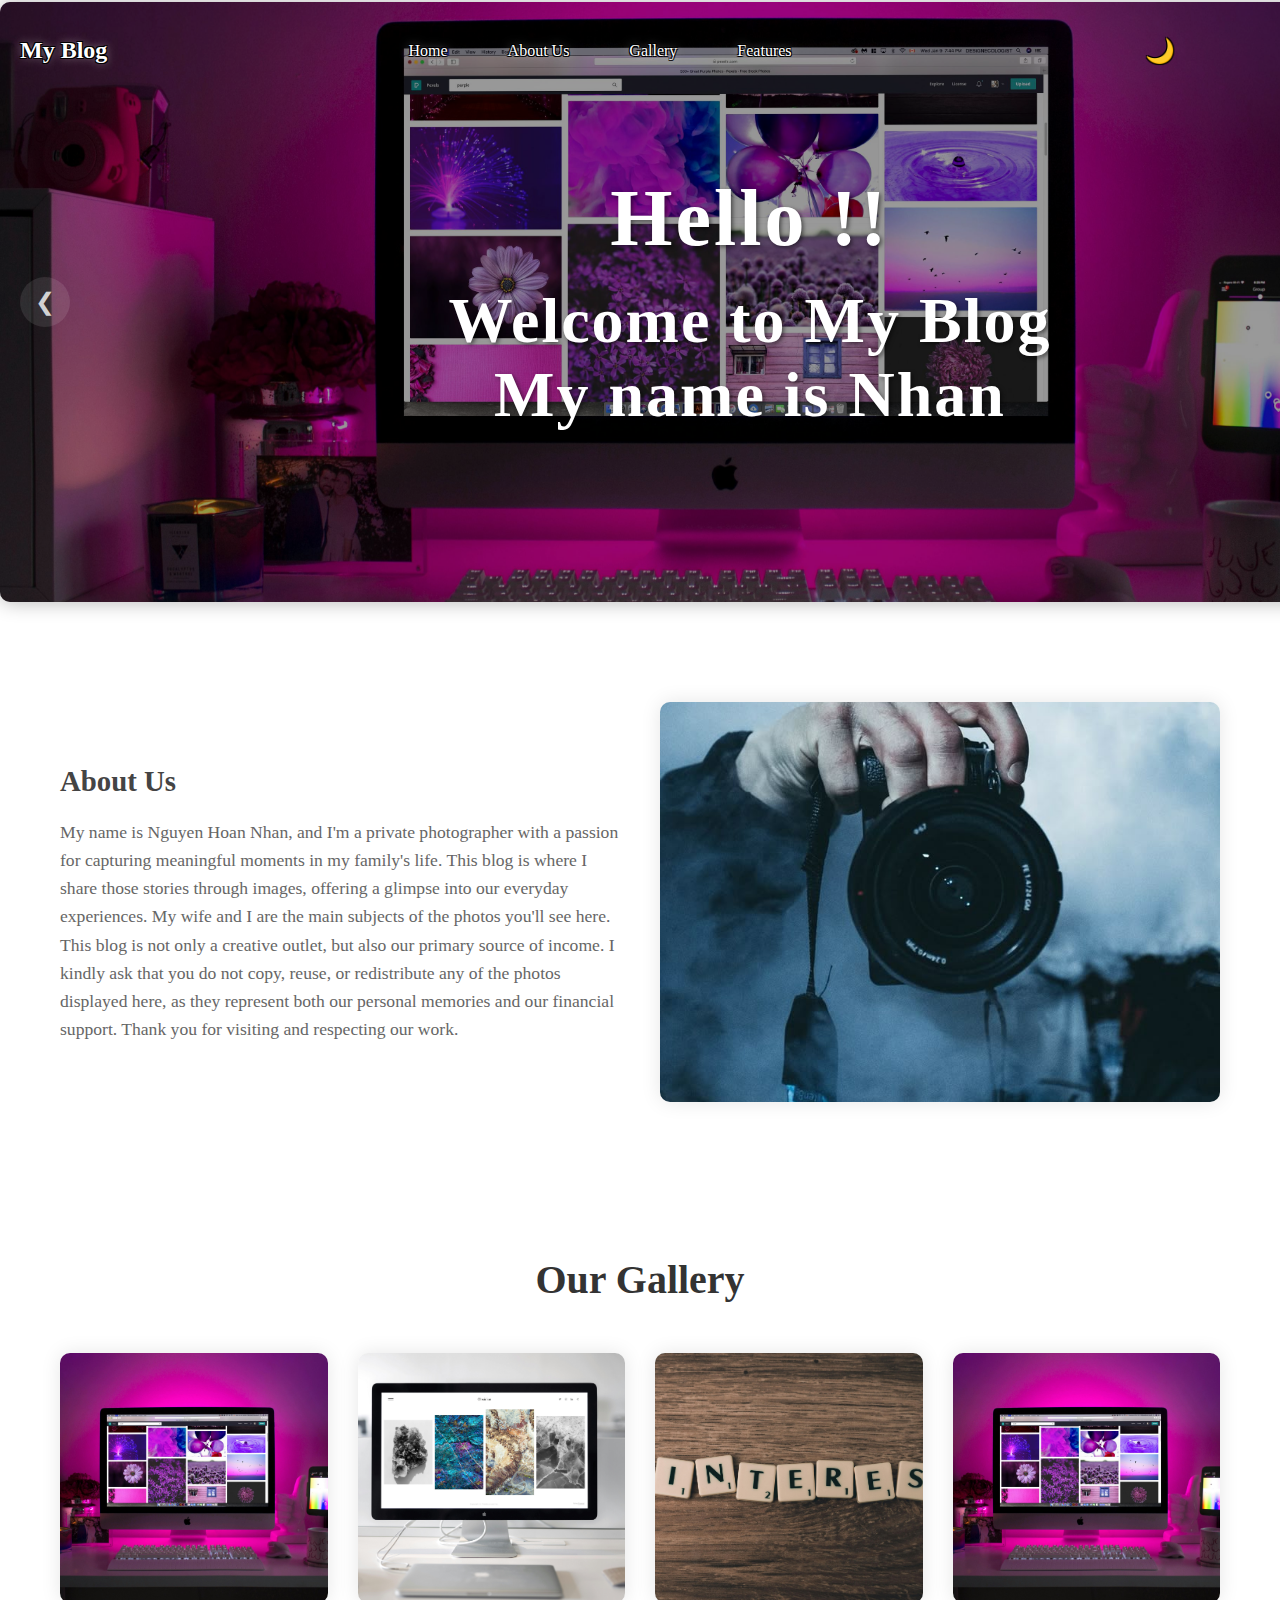
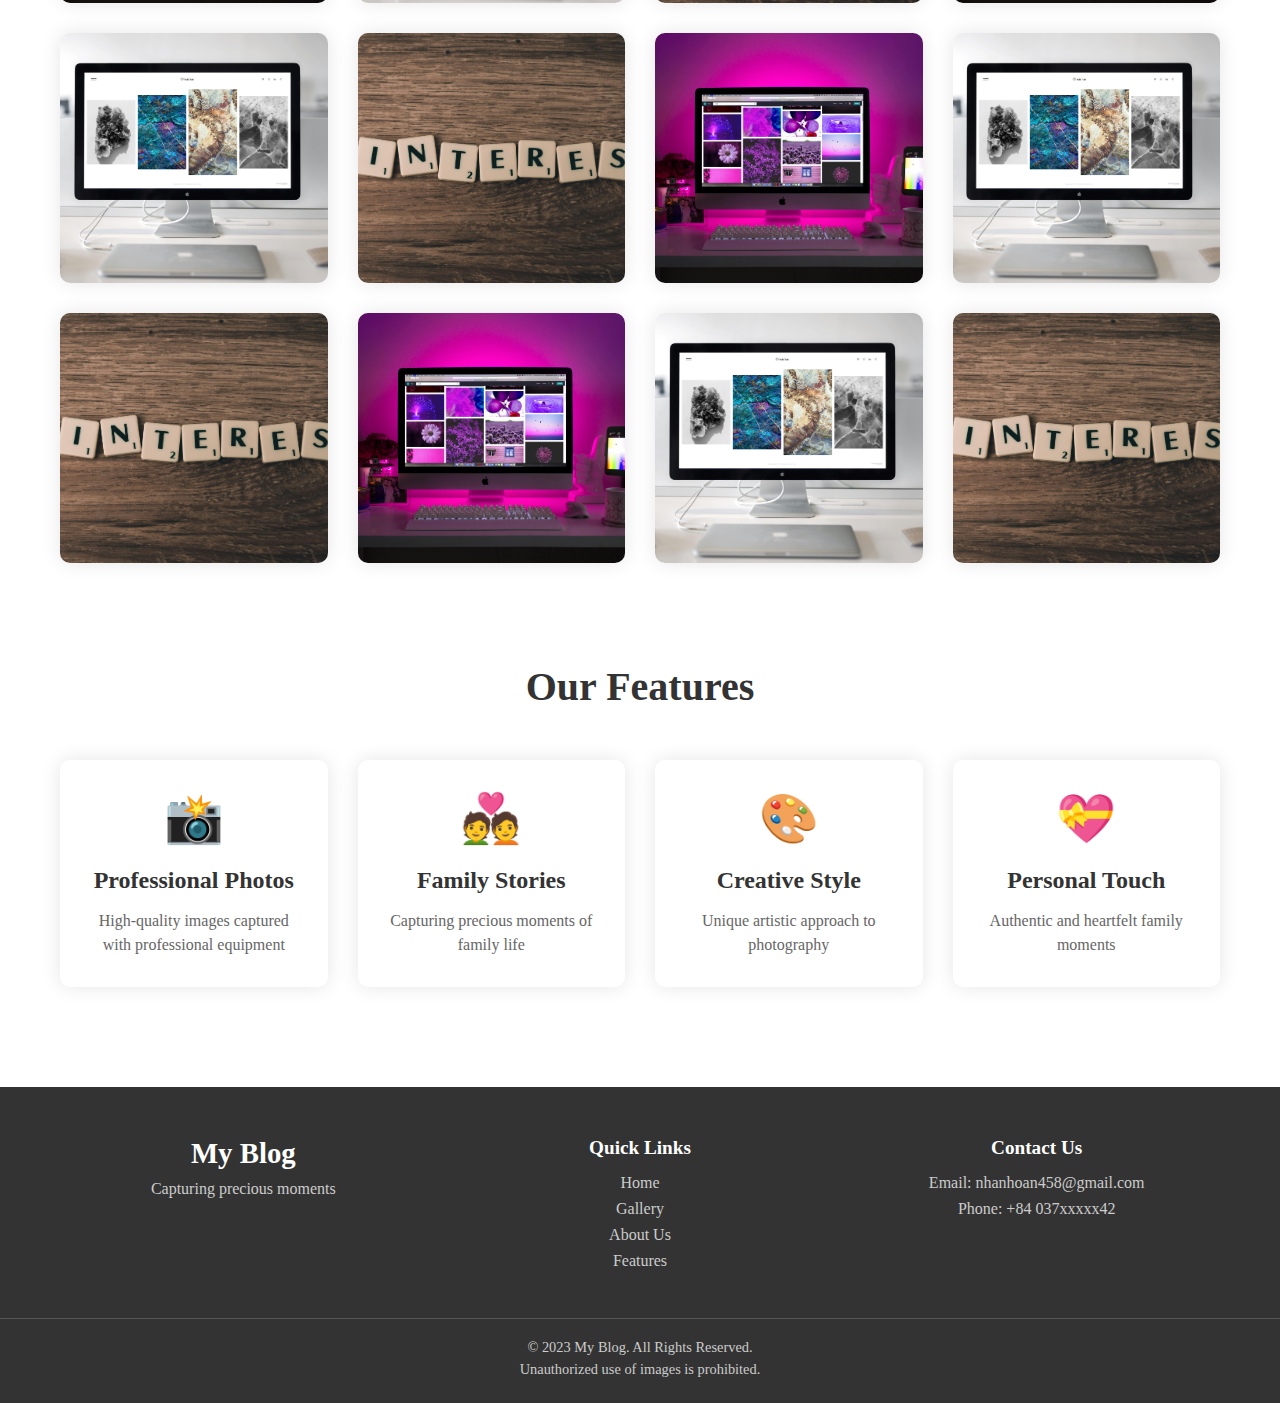
<file: index.html>
<!DOCTYPE html>
<html lang="en">
<head>
    <meta charset="UTF-8">
    <meta name="viewport" content="width=device-width, initial-scale=1.0">
    <title>My Blog</title>
    <link rel="stylesheet" href="style.css">
</head>
<body>
    <div class="carousel-container" id="carousel-container">
        <div class="nav-container">
            <div class="logo">
                <a href="#carousel-container">My Blog</a>
            </div>
            <ul class="nav-links">
                <li><a href="#carousel-container">Home</a></li>
                <li><a href="#content">About Us</a></li>
                <li><a href="#gallery-section">Gallery</a></li>
                <li><a href="#features-section">Features</a></li>
            </ul>
            <div class="theme-toggle">
                <button id="themeToggle">🌙</button>
            </div>
        </div>
        <div class="title-container">
            <h2 class="hello-text">Hello !!</h2>
            <h1 class="welcome-title">Welcome to My Blog <br>
                My name is Nhan
            </h1>
        </div>
        <div class="carousel">
            <div class="carousel-slide">
                <img src="img/pexels-designecologist-1779487.jpg" alt="Image 1">
            </div>
            <div class="carousel-slide">
                <img src="img/pexels-format-380633-1029757.jpg" alt="Image 2">
            </div>
            <div class="carousel-slide">
                <img src="img/pexels-pixabay-267367.jpg" alt="Image 3">
            </div>
        </div>
        <button class="carousel-button prev">❮</button>
        <button class="carousel-button next">❯</button>
    </div>

    <div class="content" id="content">
        <div class="content-wrapper">
            <div class="content-text">
                <h2>About Us</h2>
                <p>My name is Nguyen Hoan Nhan, and I'm a private photographer with a passion for capturing meaningful moments in my family's life. This blog is where I share those stories through images, offering a glimpse into our everyday experiences.
                    My wife and I are the main subjects of the photos you'll see here. This blog is not only a creative outlet, but also our primary source of income.
                    I kindly ask that you do not copy, reuse, or redistribute any of the photos displayed here, as they represent both our personal memories and our financial support.
                    Thank you for visiting and respecting our work.</p>
            </div>
            <div class="content-image">
                <img src="img/4197528f344e1553b66a4694eb94c65c.jpg" alt="Content Image">
            </div>
        </div>
    </div>

    <div class="gallery-section" id="gallery-section">
        <h2 class="section-title">Our Gallery</h2>
        <div class="gallery-container">
            <div class="gallery-item">
                <a href="gallery1.html">
                    <img src="img/pexels-designecologist-1779487.jpg" alt="Gallery Image 1">
                    <div class="overlay">
                        <h3 class="item-title">Beautiful Nature</h3>
                    </div>
                </a>
            </div>
            <div class="gallery-item">
                <a href="gallery2.html">
                    <img src="img/pexels-format-380633-1029757.jpg" alt="Gallery Image 2">
                    <div class="overlay">
                        <h3 class="item-title">Urban Life</h3>
                    </div>
                </a>
            </div>
            <div class="gallery-item">
                <a href="gallery3.html">
                    <img src="img/pexels-pixabay-267367.jpg" alt="Gallery Image 3">
                    <div class="overlay">
                        <h3 class="item-title">City Lights</h3>
                    </div>
                </a>
            </div>
            <div class="gallery-item">
                <a href="gallery4.html">
                    <img src="img/pexels-designecologist-1779487.jpg" alt="Gallery Image 4">
                    <div class="overlay">
                        <h3 class="item-title">Natural Beauty</h3>
                    </div>
                </a>
            </div>
            <div class="gallery-item">
                <a href="gallery5.html">
                    <img src="img/pexels-format-380633-1029757.jpg" alt="Gallery Image 5">
                    <div class="overlay">
                        <h3 class="item-title">Street Scene</h3>
                    </div>
                </a>
            </div>
            <div class="gallery-item">
                <a href="gallery6.html">
                    <img src="img/pexels-pixabay-267367.jpg" alt="Gallery Image 6">
                    <div class="overlay">
                        <h3 class="item-title">Night City</h3>
                    </div>
                </a>
            </div>
            <div class="gallery-item">
                <a href="gallery7.html">
                    <img src="img/pexels-designecologist-1779487.jpg" alt="Gallery Image 7">
                    <div class="overlay">
                        <h3 class="item-title">Wilderness</h3>
                    </div>
                </a>
            </div>
            <div class="gallery-item">
                <a href="gallery8.html">
                    <img src="img/pexels-format-380633-1029757.jpg" alt="Gallery Image 8">
                    <div class="overlay">
                        <h3 class="item-title">City Life</h3>
                    </div>
                </a>
            </div>
            <div class="gallery-item">
                <a href="gallery9.html">
                    <img src="img/pexels-pixabay-267367.jpg" alt="Gallery Image 9">
                    <div class="overlay">
                        <h3 class="item-title">Urban Night</h3>
                    </div>
                </a>
            </div>
            <div class="gallery-item">
                <a href="gallery10.html">
                    <img src="img/pexels-designecologist-1779487.jpg" alt="Gallery Image 10">
                    <div class="overlay">
                        <h3 class="item-title">Nature's Beauty</h3>
                    </div>
                </a>
            </div>
            <div class="gallery-item">
                <a href="gallery11.html">
                    <img src="img/pexels-format-380633-1029757.jpg" alt="Gallery Image 11">
                    <div class="overlay">
                        <h3 class="item-title">City Streets</h3>
                    </div>
                </a>
            </div>
            <div class="gallery-item">
                <a href="gallery12.html">
                    <img src="img/pexels-pixabay-267367.jpg" alt="Gallery Image 12">
                    <div class="overlay">
                        <h3 class="item-title">Night Lights</h3>
                    </div>
                </a>
            </div>
        </div>
    </div>

    <div class="features-section" id="features-section">
        <h2 class="section-title">Our Features</h2>
        <div class="features-container">
            <div class="feature-item">
                <div class="feature-icon">📸</div>
                <h3>Professional Photos</h3>
                <p>High-quality images captured with professional equipment</p>
            </div>
            <div class="feature-item">
                <div class="feature-icon">💑</div>
                <h3>Family Stories</h3>
                <p>Capturing precious moments of family life</p>
            </div>
            <div class="feature-item">
                <div class="feature-icon">🎨</div>
                <h3>Creative Style</h3>
                <p>Unique artistic approach to photography</p>
            </div>
            <div class="feature-item">
                <div class="feature-icon">💝</div>
                <h3>Personal Touch</h3>
                <p>Authentic and heartfelt family moments</p>
            </div>
        </div>
    </div>

    <footer class="footer">
        <div class="footer-content">
            <div class="footer-logo">
                <h3>My Blog</h3>
                <p>Capturing precious moments</p>
            </div>
            <div class="footer-links">
                <h4>Quick Links</h4>
                <ul>
                    <li><a href="#carousel-container">Home</a></li>
                    <li><a href="#gallery-section">Gallery</a></li>
                    <li><a href="#content">About Us</a></li>
                    <li><a href="#features-section">Features</a></li>
                </ul>
            </div>
            <div class="footer-contact">
                <h4>Contact Us</h4>
                <p>Email: nhanhoan458@gmail.com</p>
                <p>Phone: +84 037xxxxx42</p>
            </div>
        </div>
        <div class="footer-bottom">
            <p>&copy; 2023 My Blog. All Rights Reserved.</p>
            <p>Unauthorized use of images is prohibited.</p>
        </div>
    </footer>

    <script src="script.js"></script>
</body>
</html>
</file>
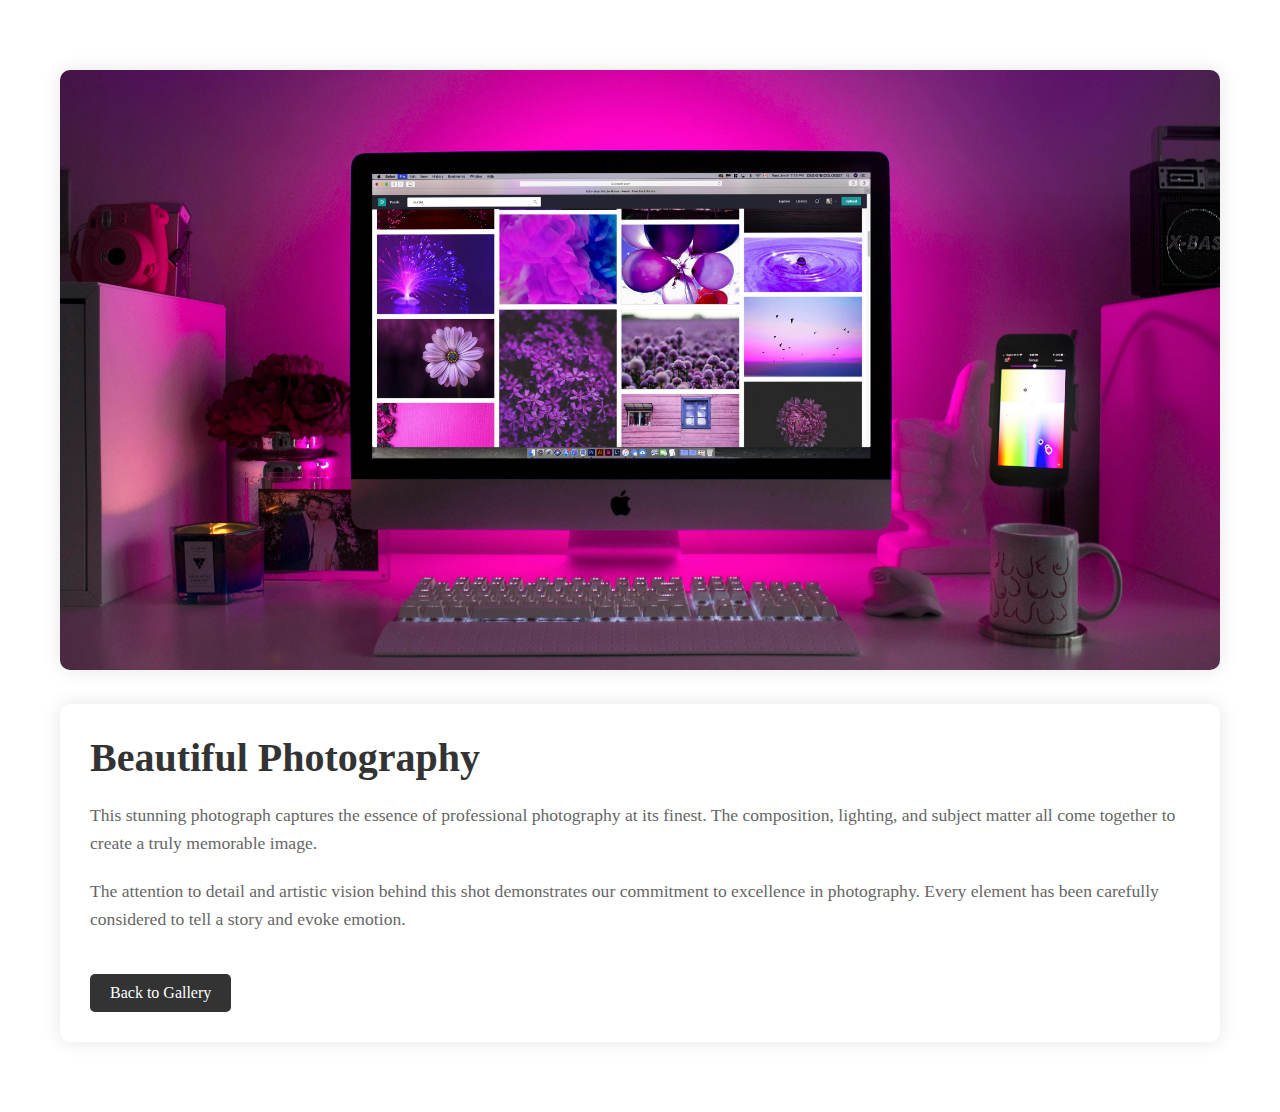
<file: gallery1.html>
<!DOCTYPE html>
<html lang="en">
<head>
    <meta charset="UTF-8">
    <meta name="viewport" content="width=device-width, initial-scale=1.0">
    <title>Gallery Image 1 - My Blog</title>
    <link rel="stylesheet" href="style.css">
    <style>
        .detail-container {
            width: 1200px;
            margin: 50px auto;
            padding: 20px;
        }
        
        .detail-image {
            width: 100%;
            height: 600px;
            object-fit: cover;
            border-radius: 10px;
            margin-bottom: 30px;
            box-shadow: 0 0 20px rgba(0, 0, 0, 0.1);
        }
        
        .detail-content {
            background: white;
            padding: 30px;
            border-radius: 10px;
            box-shadow: 0 0 20px rgba(0, 0, 0, 0.1);
        }
        
        .detail-content h1 {
            font-size: 2.5rem;
            color: #333;
            margin-bottom: 20px;
        }
        
        .detail-content p {
            font-size: 1.1rem;
            line-height: 1.6;
            color: #666;
            margin-bottom: 20px;
        }
        
        .back-button {
            display: inline-block;
            padding: 10px 20px;
            background: #333;
            color: white;
            text-decoration: none;
            border-radius: 5px;
            margin-top: 20px;
            transition: background 0.3s;
        }
        
        .back-button:hover {
            background: #555;
        }
    </style>
</head>
<body>
    <div class="detail-container">
        <img src="img/pexels-designecologist-1779487.jpg" alt="Gallery Image 1" class="detail-image">
        <div class="detail-content">
            <h1>Beautiful Photography</h1>
            <p>This stunning photograph captures the essence of professional photography at its finest. The composition, lighting, and subject matter all come together to create a truly memorable image.</p>
            <p>The attention to detail and artistic vision behind this shot demonstrates our commitment to excellence in photography. Every element has been carefully considered to tell a story and evoke emotion.</p>
            <a href="index.html" class="back-button">Back to Gallery</a>
        </div>
    </div>
</body>
</html>
</file>
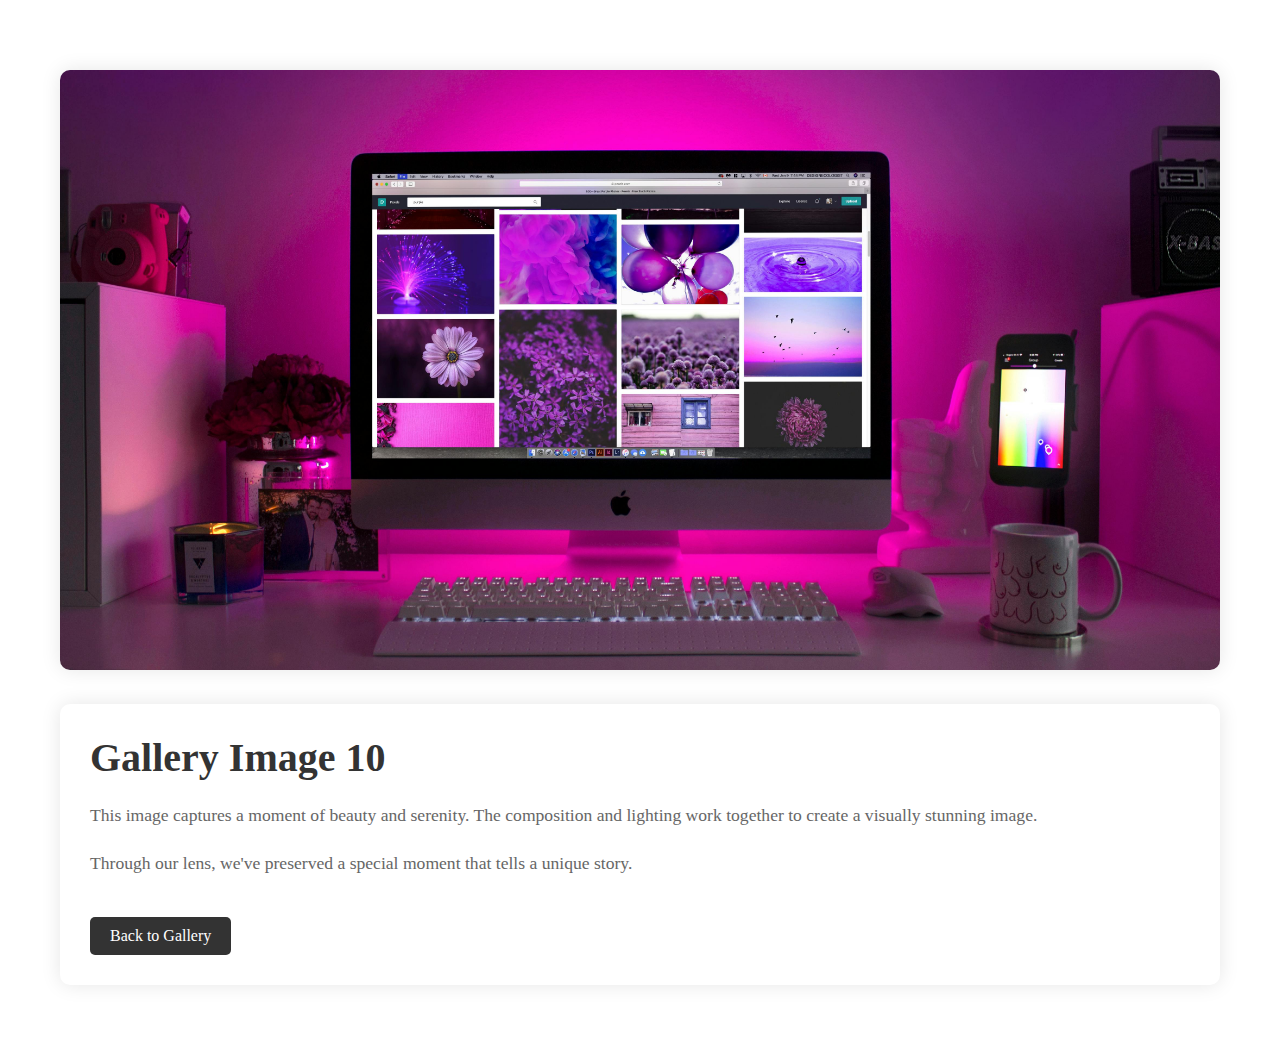
<file: gallery10.html>
<!DOCTYPE html>
<html lang="en">
<head>
    <meta charset="UTF-8">
    <meta name="viewport" content="width=device-width, initial-scale=1.0">
    <title>Gallery Image 10 - My Blog</title>
    <link rel="stylesheet" href="style.css">
    <style>
        .detail-container {
            width: 1200px;
            margin: 50px auto;
            padding: 20px;
        }
        
        .detail-image {
            width: 100%;
            height: 600px;
            object-fit: cover;
            border-radius: 10px;
            margin-bottom: 30px;
            box-shadow: 0 0 20px rgba(0, 0, 0, 0.1);
        }
        
        .detail-content {
            background: white;
            padding: 30px;
            border-radius: 10px;
            box-shadow: 0 0 20px rgba(0, 0, 0, 0.1);
        }
        
        .detail-content h1 {
            font-size: 2.5rem;
            color: #333;
            margin-bottom: 20px;
        }
        
        .detail-content p {
            font-size: 1.1rem;
            line-height: 1.6;
            color: #666;
            margin-bottom: 20px;
        }
        
        .back-button {
            display: inline-block;
            padding: 10px 20px;
            background: #333;
            color: white;
            text-decoration: none;
            border-radius: 5px;
            margin-top: 20px;
            transition: background 0.3s;
        }
        
        .back-button:hover {
            background: #555;
        }
    </style>
</head>
<body>
    <div class="detail-container">
        <img src="img/pexels-designecologist-1779487.jpg" alt="Gallery Image 10" class="detail-image">
        <div class="detail-content">
            <h1>Gallery Image 10</h1>
            <p>This image captures a moment of beauty and serenity. The composition and lighting work together to create a visually stunning image.</p>
            <p>Through our lens, we've preserved a special moment that tells a unique story.</p>
            <a href="index.html" class="back-button">Back to Gallery</a>
        </div>
    </div>
</body>
</html>
</file>
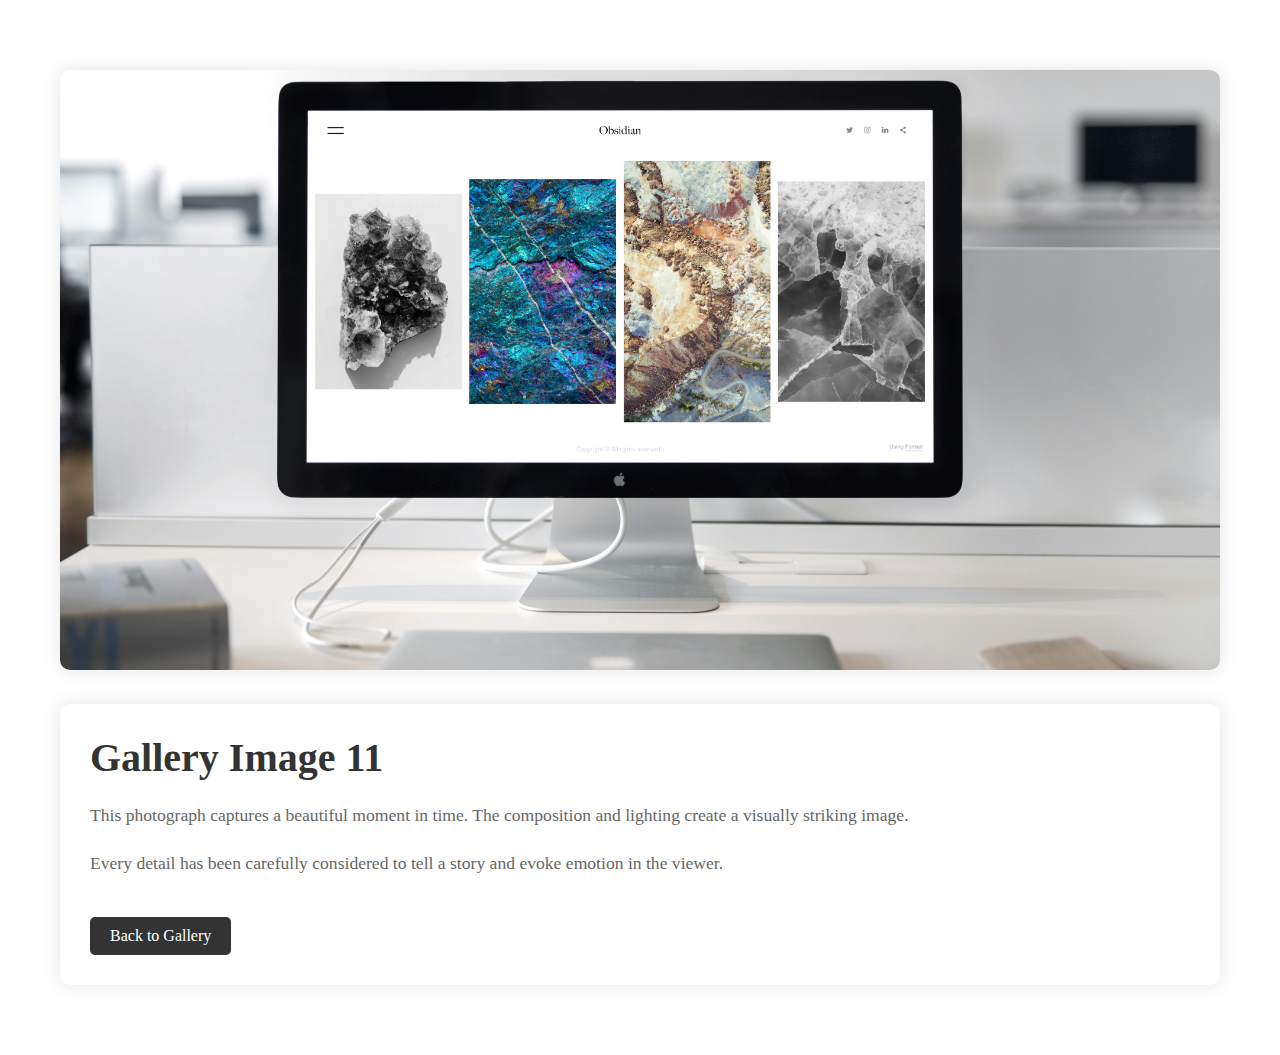
<file: gallery11.html>
<!DOCTYPE html>
<html lang="en">
<head>
    <meta charset="UTF-8">
    <meta name="viewport" content="width=device-width, initial-scale=1.0">
    <title>Gallery Image 11 - My Blog</title>
    <link rel="stylesheet" href="style.css">
    <style>
        .detail-container {
            width: 1200px;
            margin: 50px auto;
            padding: 20px;
        }
        
        .detail-image {
            width: 100%;
            height: 600px;
            object-fit: cover;
            border-radius: 10px;
            margin-bottom: 30px;
            box-shadow: 0 0 20px rgba(0, 0, 0, 0.1);
        }
        
        .detail-content {
            background: white;
            padding: 30px;
            border-radius: 10px;
            box-shadow: 0 0 20px rgba(0, 0, 0, 0.1);
        }
        
        .detail-content h1 {
            font-size: 2.5rem;
            color: #333;
            margin-bottom: 20px;
        }
        
        .detail-content p {
            font-size: 1.1rem;
            line-height: 1.6;
            color: #666;
            margin-bottom: 20px;
        }
        
        .back-button {
            display: inline-block;
            padding: 10px 20px;
            background: #333;
            color: white;
            text-decoration: none;
            border-radius: 5px;
            margin-top: 20px;
            transition: background 0.3s;
        }
        
        .back-button:hover {
            background: #555;
        }
    </style>
</head>
<body>
    <div class="detail-container">
        <img src="img/pexels-format-380633-1029757.jpg" alt="Gallery Image 11" class="detail-image">
        <div class="detail-content">
            <h1>Gallery Image 11</h1>
            <p>This photograph captures a beautiful moment in time. The composition and lighting create a visually striking image.</p>
            <p>Every detail has been carefully considered to tell a story and evoke emotion in the viewer.</p>
            <a href="index.html" class="back-button">Back to Gallery</a>
        </div>
    </div>
</body>
</html>
</file>
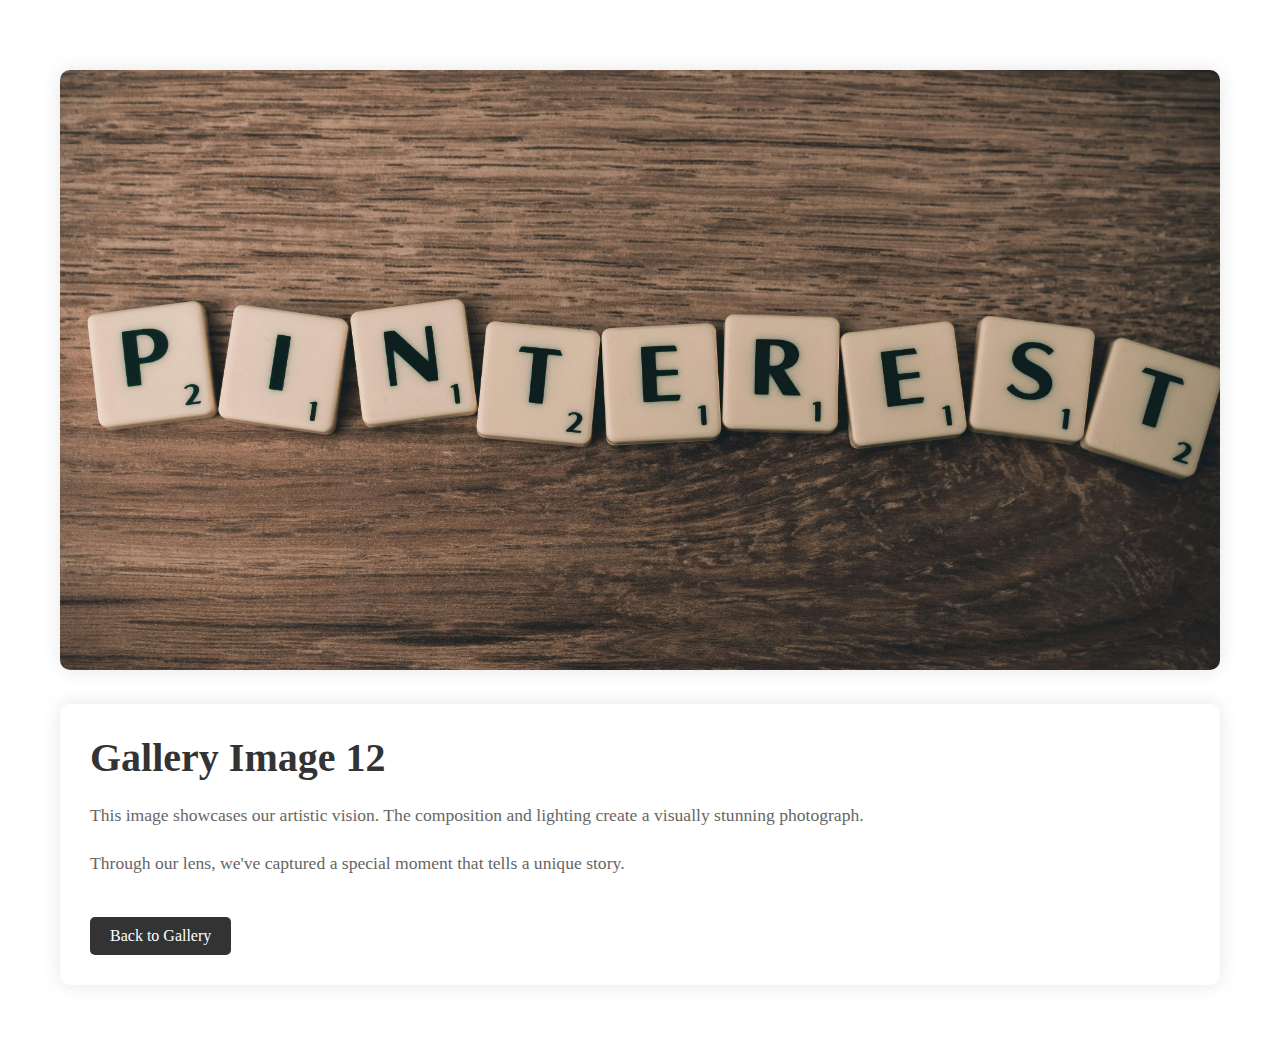
<file: gallery12.html>
<!DOCTYPE html>
<html lang="en">
<head>
    <meta charset="UTF-8">
    <meta name="viewport" content="width=device-width, initial-scale=1.0">
    <title>Gallery Image 12 - My Blog</title>
    <link rel="stylesheet" href="style.css">
    <style>
        .detail-container {
            width: 1200px;
            margin: 50px auto;
            padding: 20px;
        }
        
        .detail-image {
            width: 100%;
            height: 600px;
            object-fit: cover;
            border-radius: 10px;
            margin-bottom: 30px;
            box-shadow: 0 0 20px rgba(0, 0, 0, 0.1);
        }
        
        .detail-content {
            background: white;
            padding: 30px;
            border-radius: 10px;
            box-shadow: 0 0 20px rgba(0, 0, 0, 0.1);
        }
        
        .detail-content h1 {
            font-size: 2.5rem;
            color: #333;
            margin-bottom: 20px;
        }
        
        .detail-content p {
            font-size: 1.1rem;
            line-height: 1.6;
            color: #666;
            margin-bottom: 20px;
        }
        
        .back-button {
            display: inline-block;
            padding: 10px 20px;
            background: #333;
            color: white;
            text-decoration: none;
            border-radius: 5px;
            margin-top: 20px;
            transition: background 0.3s;
        }
        
        .back-button:hover {
            background: #555;
        }
    </style>
</head>
<body>
    <div class="detail-container">
        <img src="img/pexels-pixabay-267367.jpg" alt="Gallery Image 12" class="detail-image">
        <div class="detail-content">
            <h1>Gallery Image 12</h1>
            <p>This image showcases our artistic vision. The composition and lighting create a visually stunning photograph.</p>
            <p>Through our lens, we've captured a special moment that tells a unique story.</p>
            <a href="index.html" class="back-button">Back to Gallery</a>
        </div>
    </div>
</body>
</html>
</file>
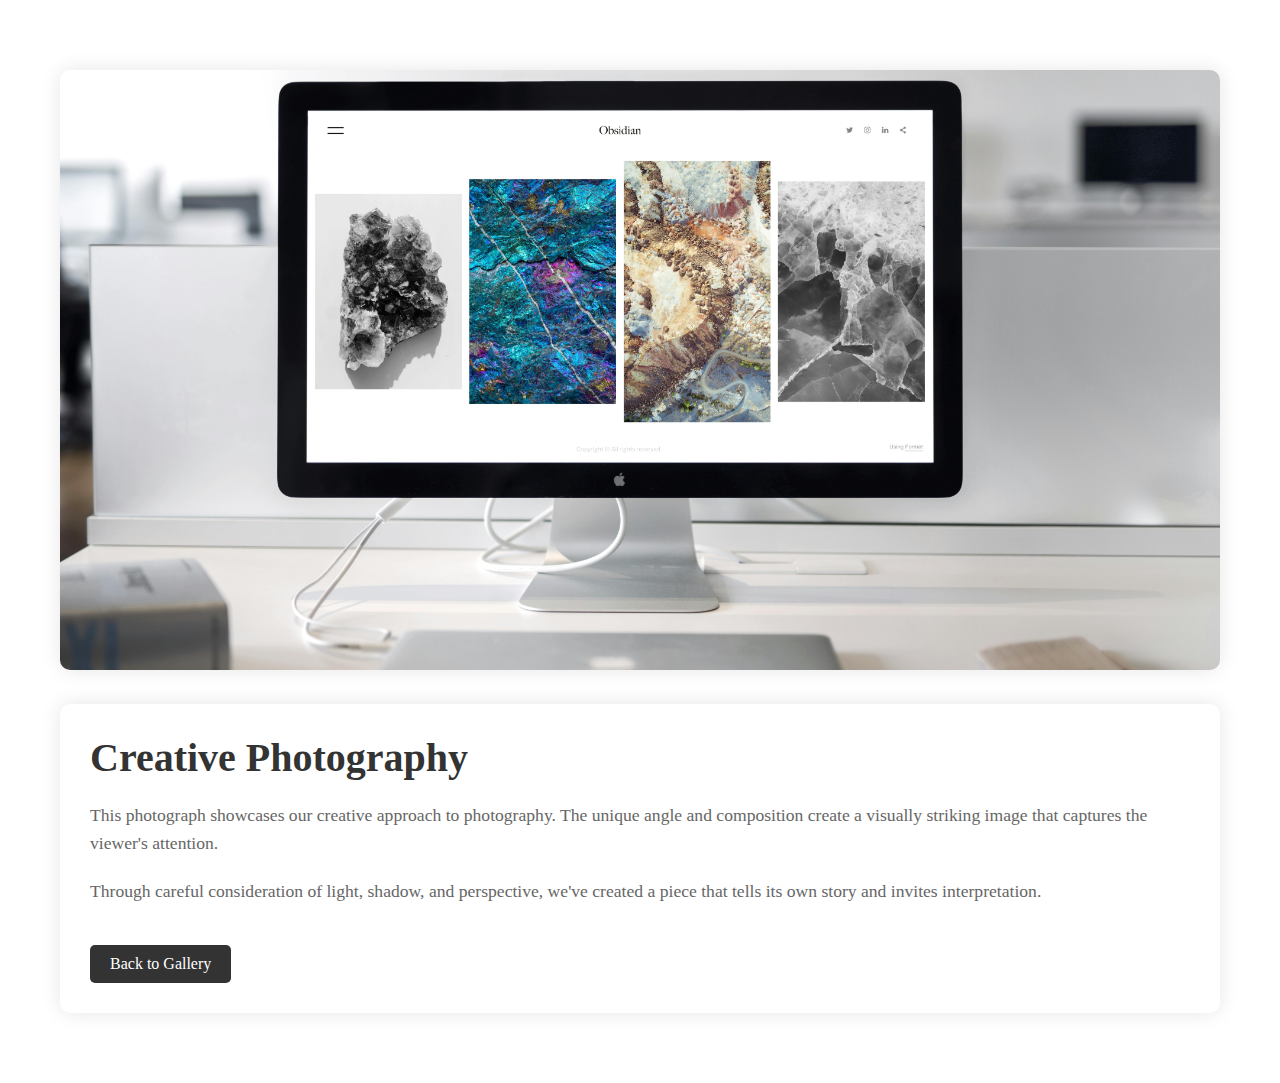
<file: gallery2.html>
<!DOCTYPE html>
<html lang="en">
<head>
    <meta charset="UTF-8">
    <meta name="viewport" content="width=device-width, initial-scale=1.0">
    <title>Gallery Image 2 - My Blog</title>
    <link rel="stylesheet" href="style.css">
    <style>
        .detail-container {
            width: 1200px;
            margin: 50px auto;
            padding: 20px;
        }
        
        .detail-image {
            width: 100%;
            height: 600px;
            object-fit: cover;
            border-radius: 10px;
            margin-bottom: 30px;
            box-shadow: 0 0 20px rgba(0, 0, 0, 0.1);
        }
        
        .detail-content {
            background: white;
            padding: 30px;
            border-radius: 10px;
            box-shadow: 0 0 20px rgba(0, 0, 0, 0.1);
        }
        
        .detail-content h1 {
            font-size: 2.5rem;
            color: #333;
            margin-bottom: 20px;
        }
        
        .detail-content p {
            font-size: 1.1rem;
            line-height: 1.6;
            color: #666;
            margin-bottom: 20px;
        }
        
        .back-button {
            display: inline-block;
            padding: 10px 20px;
            background: #333;
            color: white;
            text-decoration: none;
            border-radius: 5px;
            margin-top: 20px;
            transition: background 0.3s;
        }
        
        .back-button:hover {
            background: #555;
        }
    </style>
</head>
<body>
    <div class="detail-container">
        <img src="img/pexels-format-380633-1029757.jpg" alt="Gallery Image 2" class="detail-image">
        <div class="detail-content">
            <h1>Creative Photography</h1>
            <p>This photograph showcases our creative approach to photography. The unique angle and composition create a visually striking image that captures the viewer's attention.</p>
            <p>Through careful consideration of light, shadow, and perspective, we've created a piece that tells its own story and invites interpretation.</p>
            <a href="index.html" class="back-button">Back to Gallery</a>
        </div>
    </div>
</body>
</html>
</file>
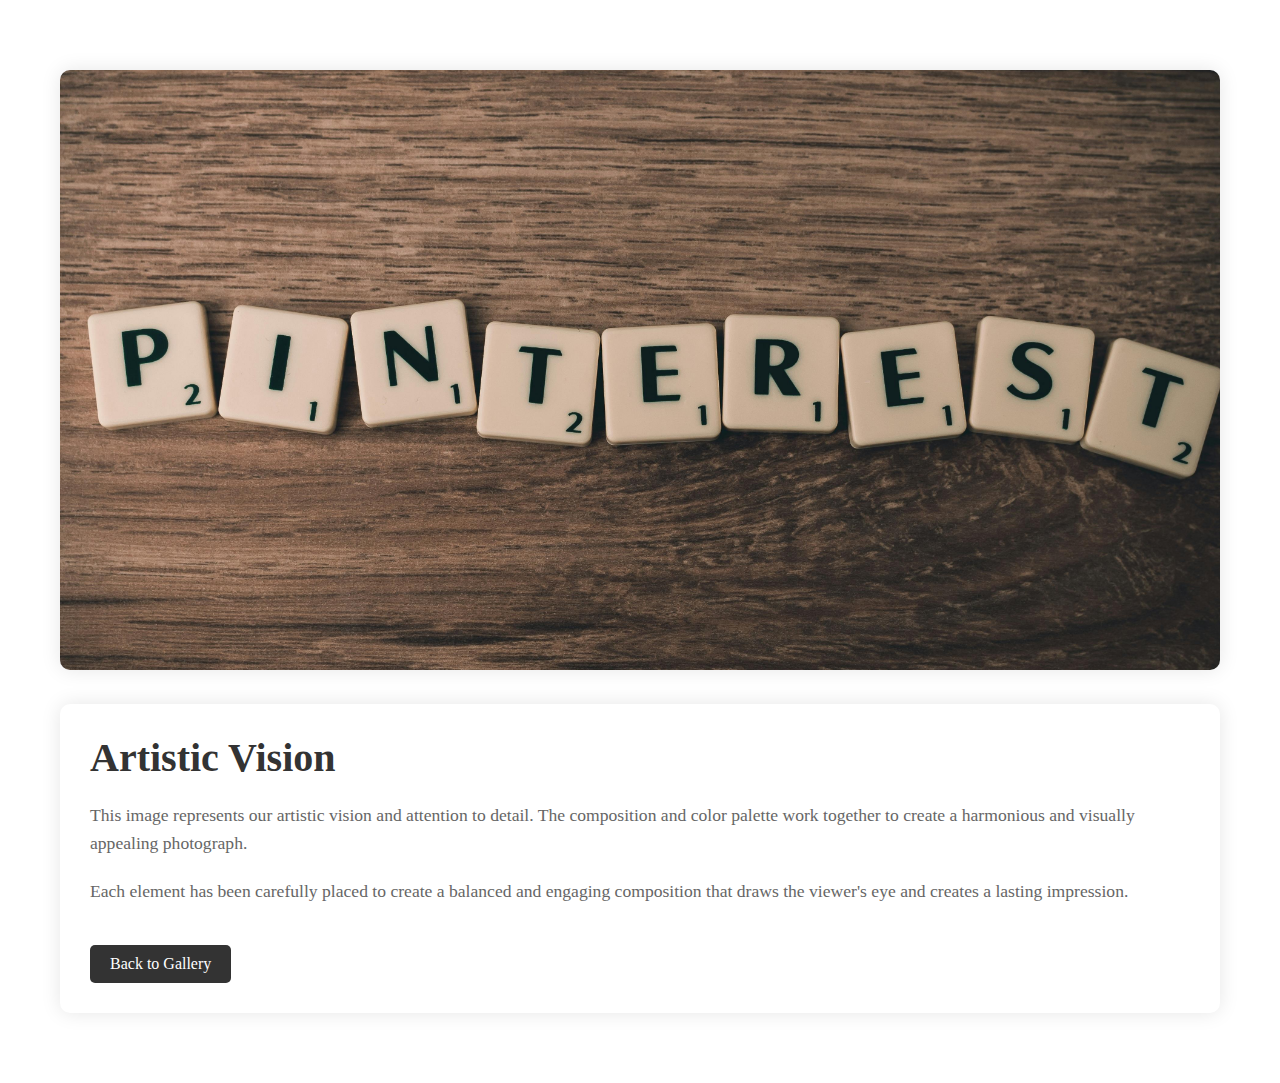
<file: gallery3.html>
<!DOCTYPE html>
<html lang="en">
<head>
    <meta charset="UTF-8">
    <meta name="viewport" content="width=device-width, initial-scale=1.0">
    <title>Gallery Image 3 - My Blog</title>
    <link rel="stylesheet" href="style.css">
    <style>
        .detail-container {
            width: 1200px;
            margin: 50px auto;
            padding: 20px;
        }
        
        .detail-image {
            width: 100%;
            height: 600px;
            object-fit: cover;
            border-radius: 10px;
            margin-bottom: 30px;
            box-shadow: 0 0 20px rgba(0, 0, 0, 0.1);
        }
        
        .detail-content {
            background: white;
            padding: 30px;
            border-radius: 10px;
            box-shadow: 0 0 20px rgba(0, 0, 0, 0.1);
        }
        
        .detail-content h1 {
            font-size: 2.5rem;
            color: #333;
            margin-bottom: 20px;
        }
        
        .detail-content p {
            font-size: 1.1rem;
            line-height: 1.6;
            color: #666;
            margin-bottom: 20px;
        }
        
        .back-button {
            display: inline-block;
            padding: 10px 20px;
            background: #333;
            color: white;
            text-decoration: none;
            border-radius: 5px;
            margin-top: 20px;
            transition: background 0.3s;
        }
        
        .back-button:hover {
            background: #555;
        }
    </style>
</head>
<body>
    <div class="detail-container">
        <img src="img/pexels-pixabay-267367.jpg" alt="Gallery Image 3" class="detail-image">
        <div class="detail-content">
            <h1>Artistic Vision</h1>
            <p>This image represents our artistic vision and attention to detail. The composition and color palette work together to create a harmonious and visually appealing photograph.</p>
            <p>Each element has been carefully placed to create a balanced and engaging composition that draws the viewer's eye and creates a lasting impression.</p>
            <a href="index.html" class="back-button">Back to Gallery</a>
        </div>
    </div>
</body>
</html>
</file>
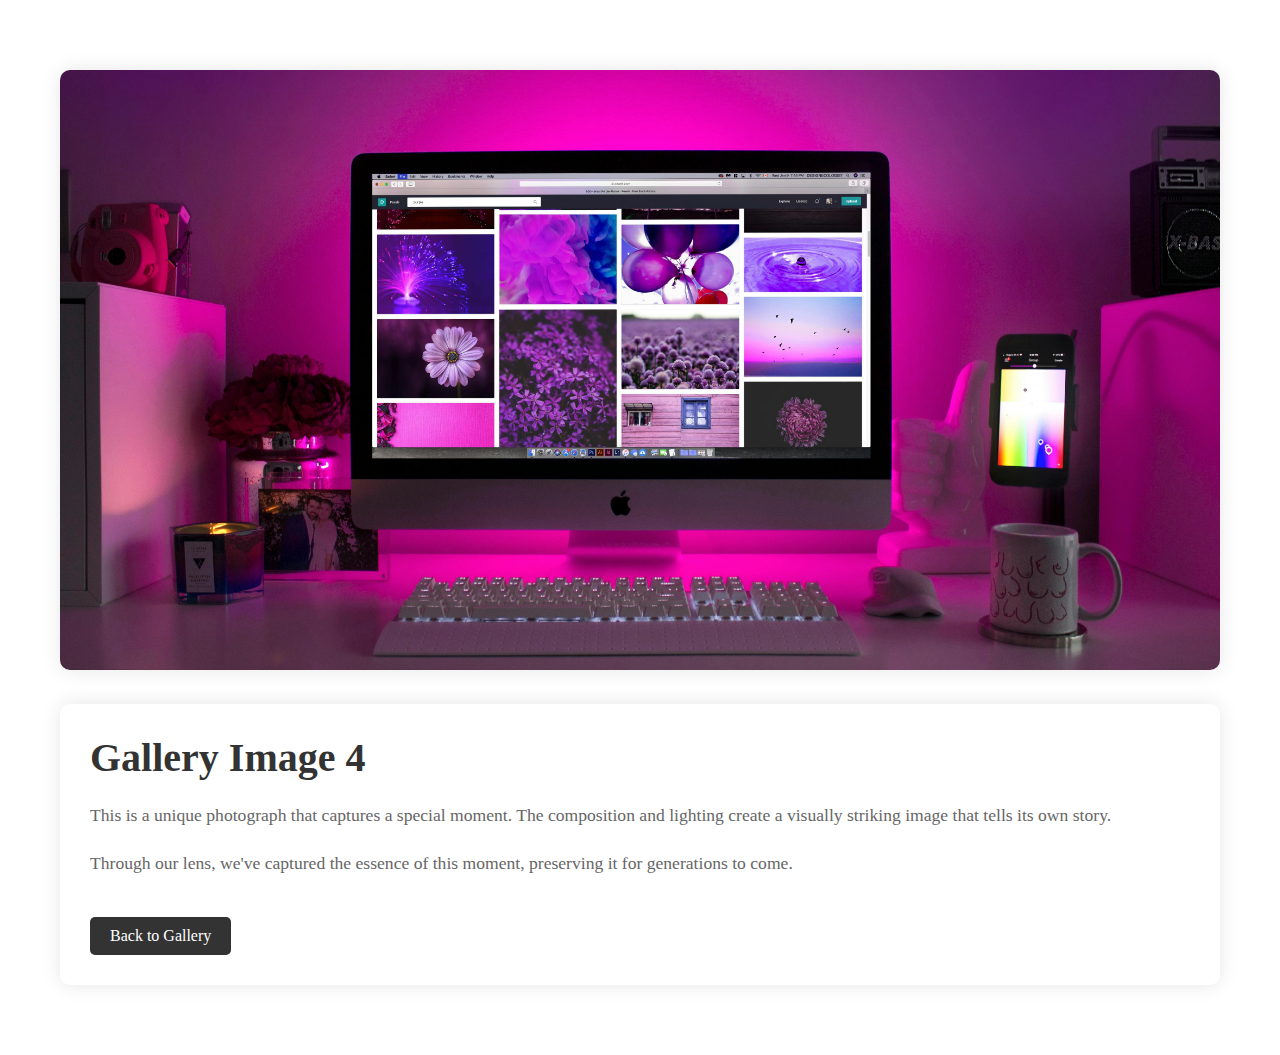
<file: gallery4.html>
<!DOCTYPE html>
<html lang="en">
<head>
    <meta charset="UTF-8">
    <meta name="viewport" content="width=device-width, initial-scale=1.0">
    <title>Gallery Image 4 - My Blog</title>
    <link rel="stylesheet" href="style.css">
    <style>
        .detail-container {
            width: 1200px;
            margin: 50px auto;
            padding: 20px;
        }
        
        .detail-image {
            width: 100%;
            height: 600px;
            object-fit: cover;
            border-radius: 10px;
            margin-bottom: 30px;
            box-shadow: 0 0 20px rgba(0, 0, 0, 0.1);
        }
        
        .detail-content {
            background: white;
            padding: 30px;
            border-radius: 10px;
            box-shadow: 0 0 20px rgba(0, 0, 0, 0.1);
        }
        
        .detail-content h1 {
            font-size: 2.5rem;
            color: #333;
            margin-bottom: 20px;
        }
        
        .detail-content p {
            font-size: 1.1rem;
            line-height: 1.6;
            color: #666;
            margin-bottom: 20px;
        }
        
        .back-button {
            display: inline-block;
            padding: 10px 20px;
            background: #333;
            color: white;
            text-decoration: none;
            border-radius: 5px;
            margin-top: 20px;
            transition: background 0.3s;
        }
        
        .back-button:hover {
            background: #555;
        }
    </style>
</head>
<body>
    <div class="detail-container">
        <img src="img/pexels-designecologist-1779487.jpg" alt="Gallery Image 4" class="detail-image">
        <div class="detail-content">
            <h1>Gallery Image 4</h1>
            <p>This is a unique photograph that captures a special moment. The composition and lighting create a visually striking image that tells its own story.</p>
            <p>Through our lens, we've captured the essence of this moment, preserving it for generations to come.</p>
            <a href="index.html" class="back-button">Back to Gallery</a>
        </div>
    </div>
</body>
</html>
</file>
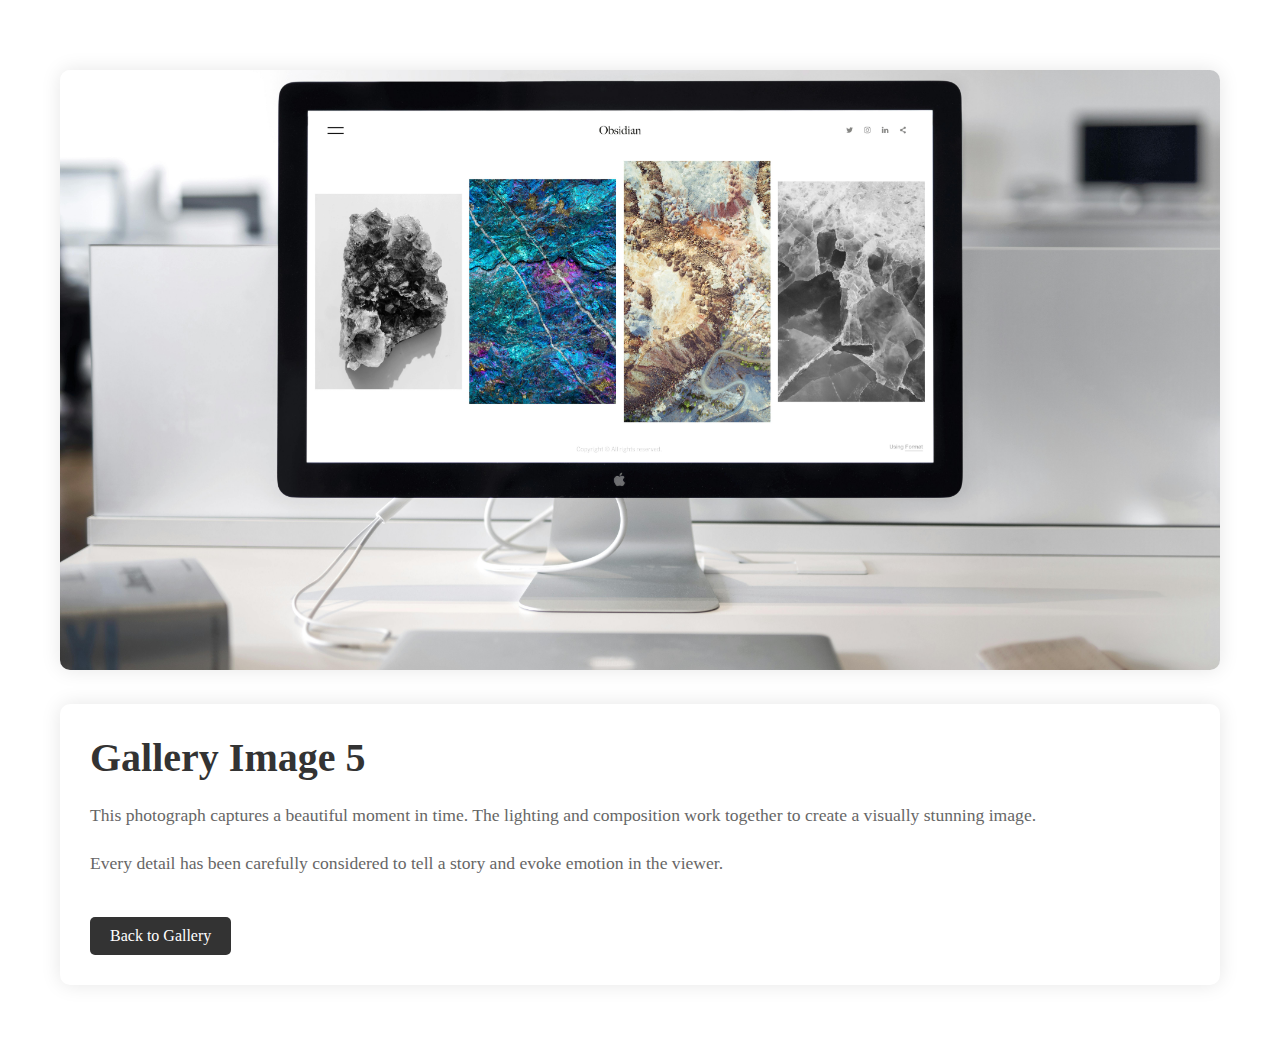
<file: gallery5.html>
<!DOCTYPE html>
<html lang="en">
<head>
    <meta charset="UTF-8">
    <meta name="viewport" content="width=device-width, initial-scale=1.0">
    <title>Gallery Image 5 - My Blog</title>
    <link rel="stylesheet" href="style.css">
    <style>
        .detail-container {
            width: 1200px;
            margin: 50px auto;
            padding: 20px;
        }
        
        .detail-image {
            width: 100%;
            height: 600px;
            object-fit: cover;
            border-radius: 10px;
            margin-bottom: 30px;
            box-shadow: 0 0 20px rgba(0, 0, 0, 0.1);
        }
        
        .detail-content {
            background: white;
            padding: 30px;
            border-radius: 10px;
            box-shadow: 0 0 20px rgba(0, 0, 0, 0.1);
        }
        
        .detail-content h1 {
            font-size: 2.5rem;
            color: #333;
            margin-bottom: 20px;
        }
        
        .detail-content p {
            font-size: 1.1rem;
            line-height: 1.6;
            color: #666;
            margin-bottom: 20px;
        }
        
        .back-button {
            display: inline-block;
            padding: 10px 20px;
            background: #333;
            color: white;
            text-decoration: none;
            border-radius: 5px;
            margin-top: 20px;
            transition: background 0.3s;
        }
        
        .back-button:hover {
            background: #555;
        }
    </style>
</head>
<body>
    <div class="detail-container">
        <img src="img/pexels-format-380633-1029757.jpg" alt="Gallery Image 5" class="detail-image">
        <div class="detail-content">
            <h1>Gallery Image 5</h1>
            <p>This photograph captures a beautiful moment in time. The lighting and composition work together to create a visually stunning image.</p>
            <p>Every detail has been carefully considered to tell a story and evoke emotion in the viewer.</p>
            <a href="index.html" class="back-button">Back to Gallery</a>
        </div>
    </div>
</body>
</html>
</file>
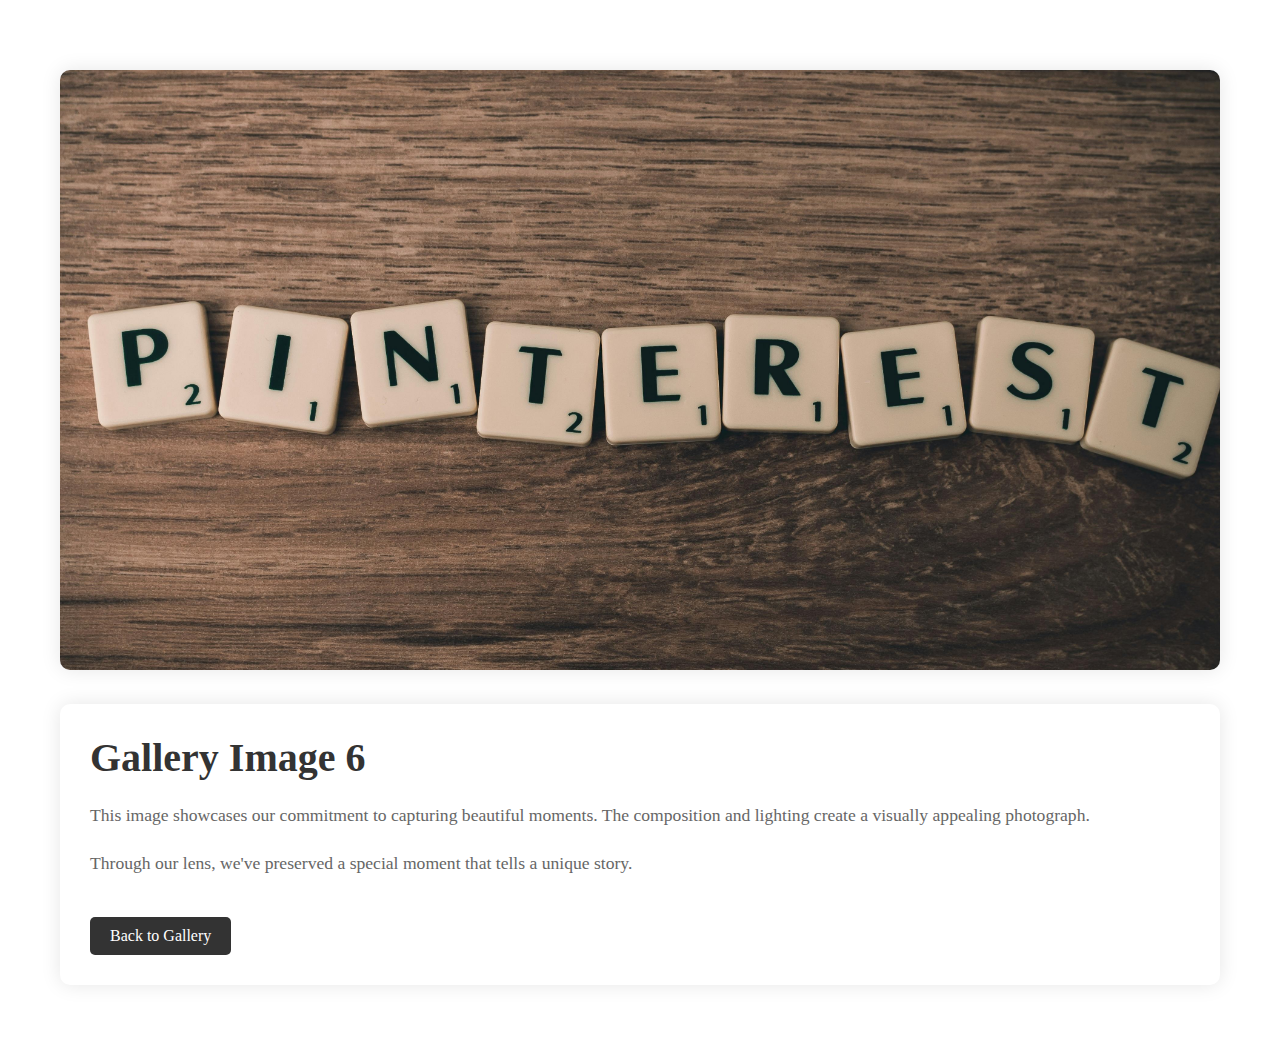
<file: gallery6.html>
<!DOCTYPE html>
<html lang="en">
<head>
    <meta charset="UTF-8">
    <meta name="viewport" content="width=device-width, initial-scale=1.0">
    <title>Gallery Image 6 - My Blog</title>
    <link rel="stylesheet" href="style.css">
    <style>
        .detail-container {
            width: 1200px;
            margin: 50px auto;
            padding: 20px;
        }
        
        .detail-image {
            width: 100%;
            height: 600px;
            object-fit: cover;
            border-radius: 10px;
            margin-bottom: 30px;
            box-shadow: 0 0 20px rgba(0, 0, 0, 0.1);
        }
        
        .detail-content {
            background: white;
            padding: 30px;
            border-radius: 10px;
            box-shadow: 0 0 20px rgba(0, 0, 0, 0.1);
        }
        
        .detail-content h1 {
            font-size: 2.5rem;
            color: #333;
            margin-bottom: 20px;
        }
        
        .detail-content p {
            font-size: 1.1rem;
            line-height: 1.6;
            color: #666;
            margin-bottom: 20px;
        }
        
        .back-button {
            display: inline-block;
            padding: 10px 20px;
            background: #333;
            color: white;
            text-decoration: none;
            border-radius: 5px;
            margin-top: 20px;
            transition: background 0.3s;
        }
        
        .back-button:hover {
            background: #555;
        }
    </style>
</head>
<body>
    <div class="detail-container">
        <img src="img/pexels-pixabay-267367.jpg" alt="Gallery Image 6" class="detail-image">
        <div class="detail-content">
            <h1>Gallery Image 6</h1>
            <p>This image showcases our commitment to capturing beautiful moments. The composition and lighting create a visually appealing photograph.</p>
            <p>Through our lens, we've preserved a special moment that tells a unique story.</p>
            <a href="index.html" class="back-button">Back to Gallery</a>
        </div>
    </div>
</body>
</html>
</file>
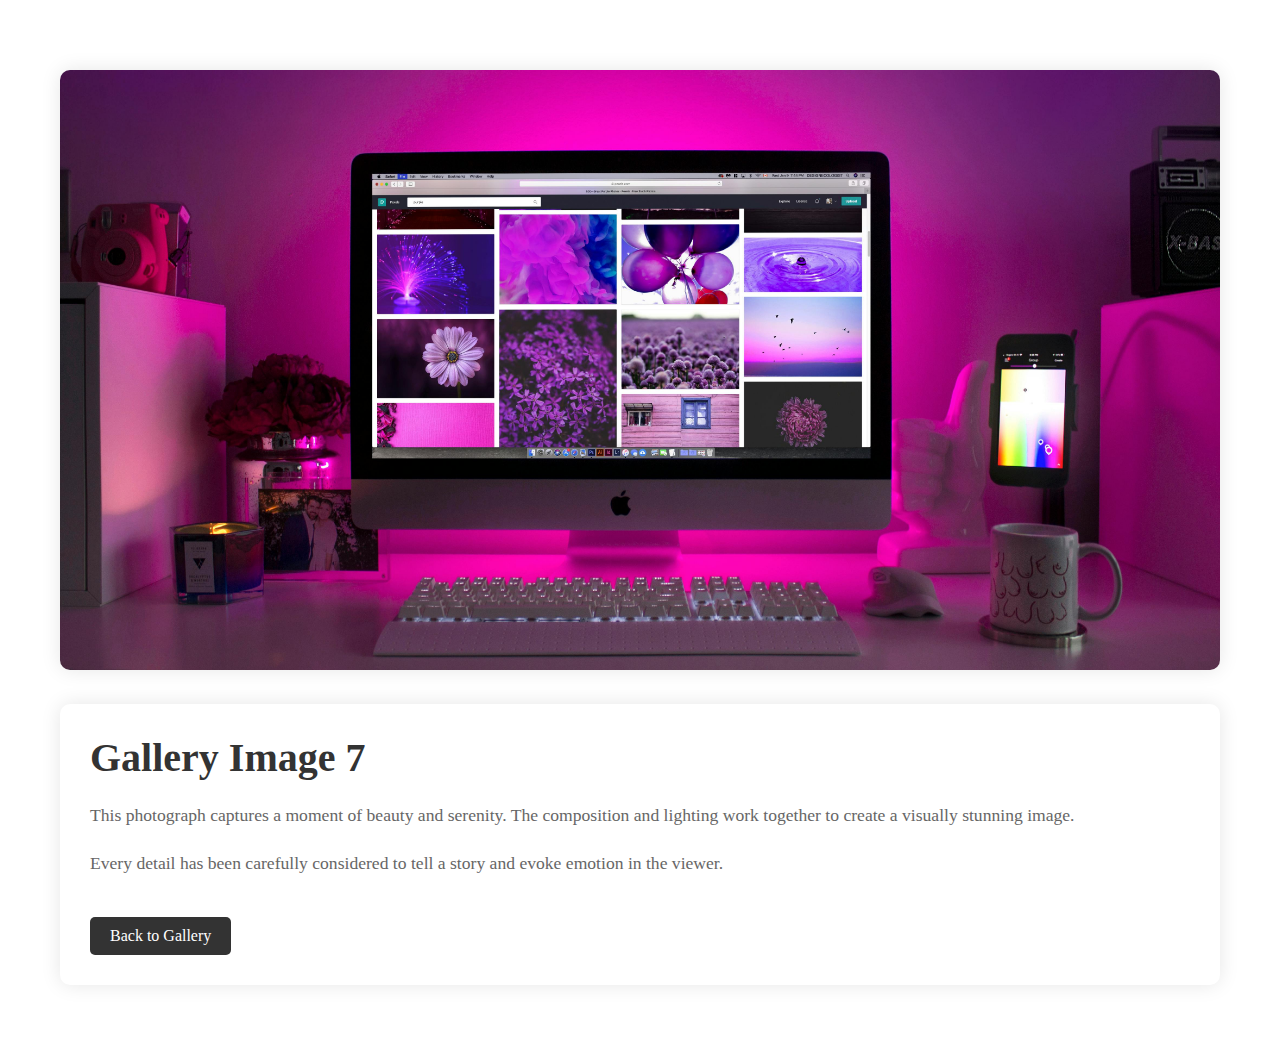
<file: gallery7.html>
<!DOCTYPE html>
<html lang="en">
<head>
    <meta charset="UTF-8">
    <meta name="viewport" content="width=device-width, initial-scale=1.0">
    <title>Gallery Image 7 - My Blog</title>
    <link rel="stylesheet" href="style.css">
    <style>
        .detail-container {
            width: 1200px;
            margin: 50px auto;
            padding: 20px;
        }
        
        .detail-image {
            width: 100%;
            height: 600px;
            object-fit: cover;
            border-radius: 10px;
            margin-bottom: 30px;
            box-shadow: 0 0 20px rgba(0, 0, 0, 0.1);
        }
        
        .detail-content {
            background: white;
            padding: 30px;
            border-radius: 10px;
            box-shadow: 0 0 20px rgba(0, 0, 0, 0.1);
        }
        
        .detail-content h1 {
            font-size: 2.5rem;
            color: #333;
            margin-bottom: 20px;
        }
        
        .detail-content p {
            font-size: 1.1rem;
            line-height: 1.6;
            color: #666;
            margin-bottom: 20px;
        }
        
        .back-button {
            display: inline-block;
            padding: 10px 20px;
            background: #333;
            color: white;
            text-decoration: none;
            border-radius: 5px;
            margin-top: 20px;
            transition: background 0.3s;
        }
        
        .back-button:hover {
            background: #555;
        }
    </style>
</head>
<body>
    <div class="detail-container">
        <img src="img/pexels-designecologist-1779487.jpg" alt="Gallery Image 7" class="detail-image">
        <div class="detail-content">
            <h1>Gallery Image 7</h1>
            <p>This photograph captures a moment of beauty and serenity. The composition and lighting work together to create a visually stunning image.</p>
            <p>Every detail has been carefully considered to tell a story and evoke emotion in the viewer.</p>
            <a href="index.html" class="back-button">Back to Gallery</a>
        </div>
    </div>
</body>
</html>
</file>
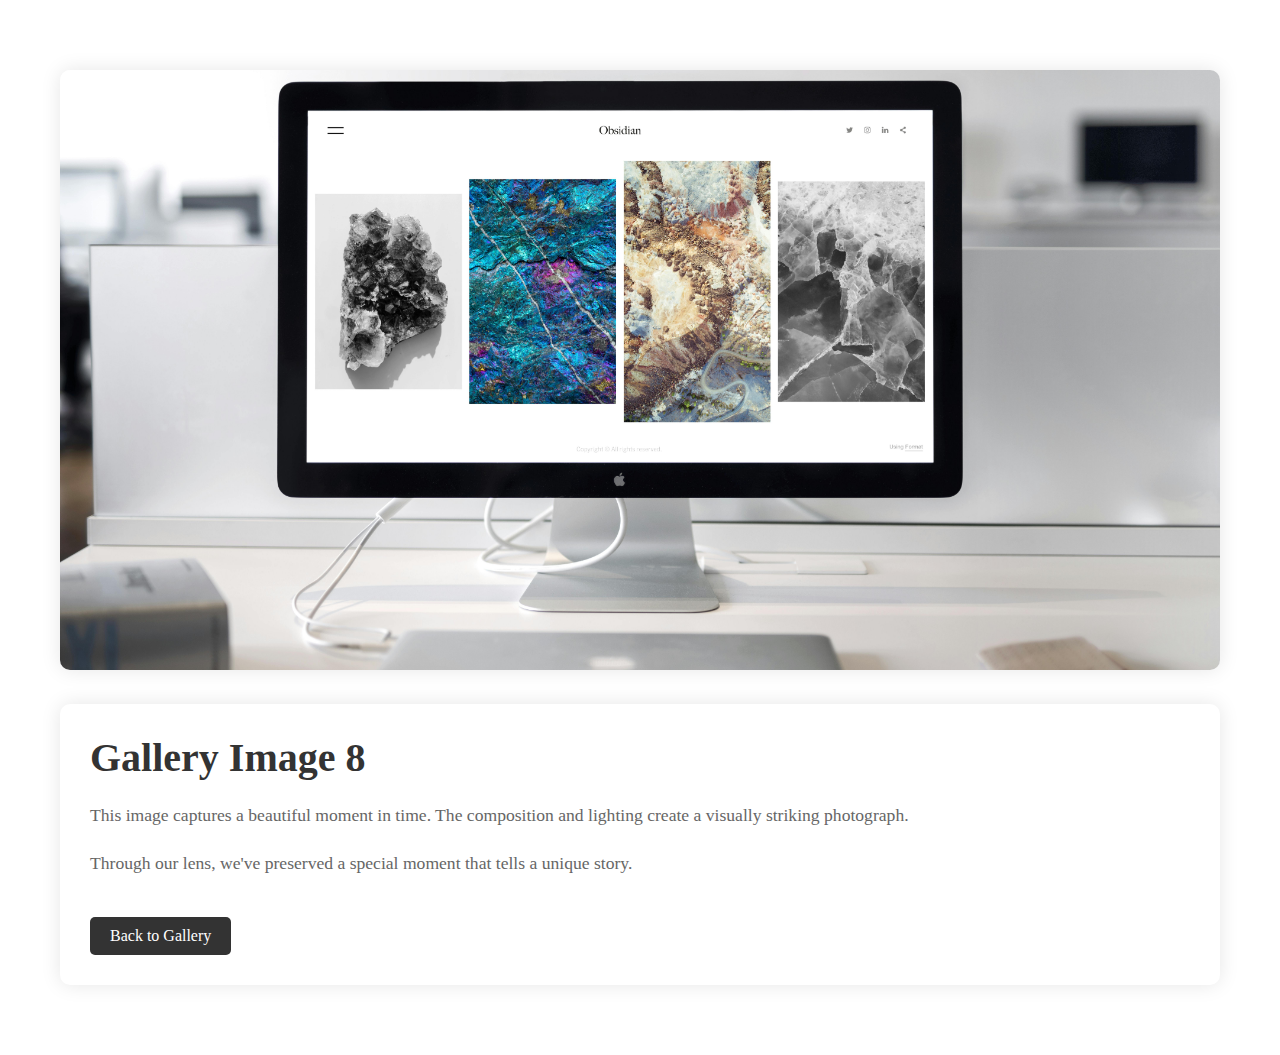
<file: gallery8.html>
<!DOCTYPE html>
<html lang="en">
<head>
    <meta charset="UTF-8">
    <meta name="viewport" content="width=device-width, initial-scale=1.0">
    <title>Gallery Image 8 - My Blog</title>
    <link rel="stylesheet" href="style.css">
    <style>
        .detail-container {
            width: 1200px;
            margin: 50px auto;
            padding: 20px;
        }
        
        .detail-image {
            width: 100%;
            height: 600px;
            object-fit: cover;
            border-radius: 10px;
            margin-bottom: 30px;
            box-shadow: 0 0 20px rgba(0, 0, 0, 0.1);
        }
        
        .detail-content {
            background: white;
            padding: 30px;
            border-radius: 10px;
            box-shadow: 0 0 20px rgba(0, 0, 0, 0.1);
        }
        
        .detail-content h1 {
            font-size: 2.5rem;
            color: #333;
            margin-bottom: 20px;
        }
        
        .detail-content p {
            font-size: 1.1rem;
            line-height: 1.6;
            color: #666;
            margin-bottom: 20px;
        }
        
        .back-button {
            display: inline-block;
            padding: 10px 20px;
            background: #333;
            color: white;
            text-decoration: none;
            border-radius: 5px;
            margin-top: 20px;
            transition: background 0.3s;
        }
        
        .back-button:hover {
            background: #555;
        }
    </style>
</head>
<body>
    <div class="detail-container">
        <img src="img/pexels-format-380633-1029757.jpg" alt="Gallery Image 8" class="detail-image">
        <div class="detail-content">
            <h1>Gallery Image 8</h1>
            <p>This image captures a beautiful moment in time. The composition and lighting create a visually striking photograph.</p>
            <p>Through our lens, we've preserved a special moment that tells a unique story.</p>
            <a href="index.html" class="back-button">Back to Gallery</a>
        </div>
    </div>
</body>
</html>
</file>
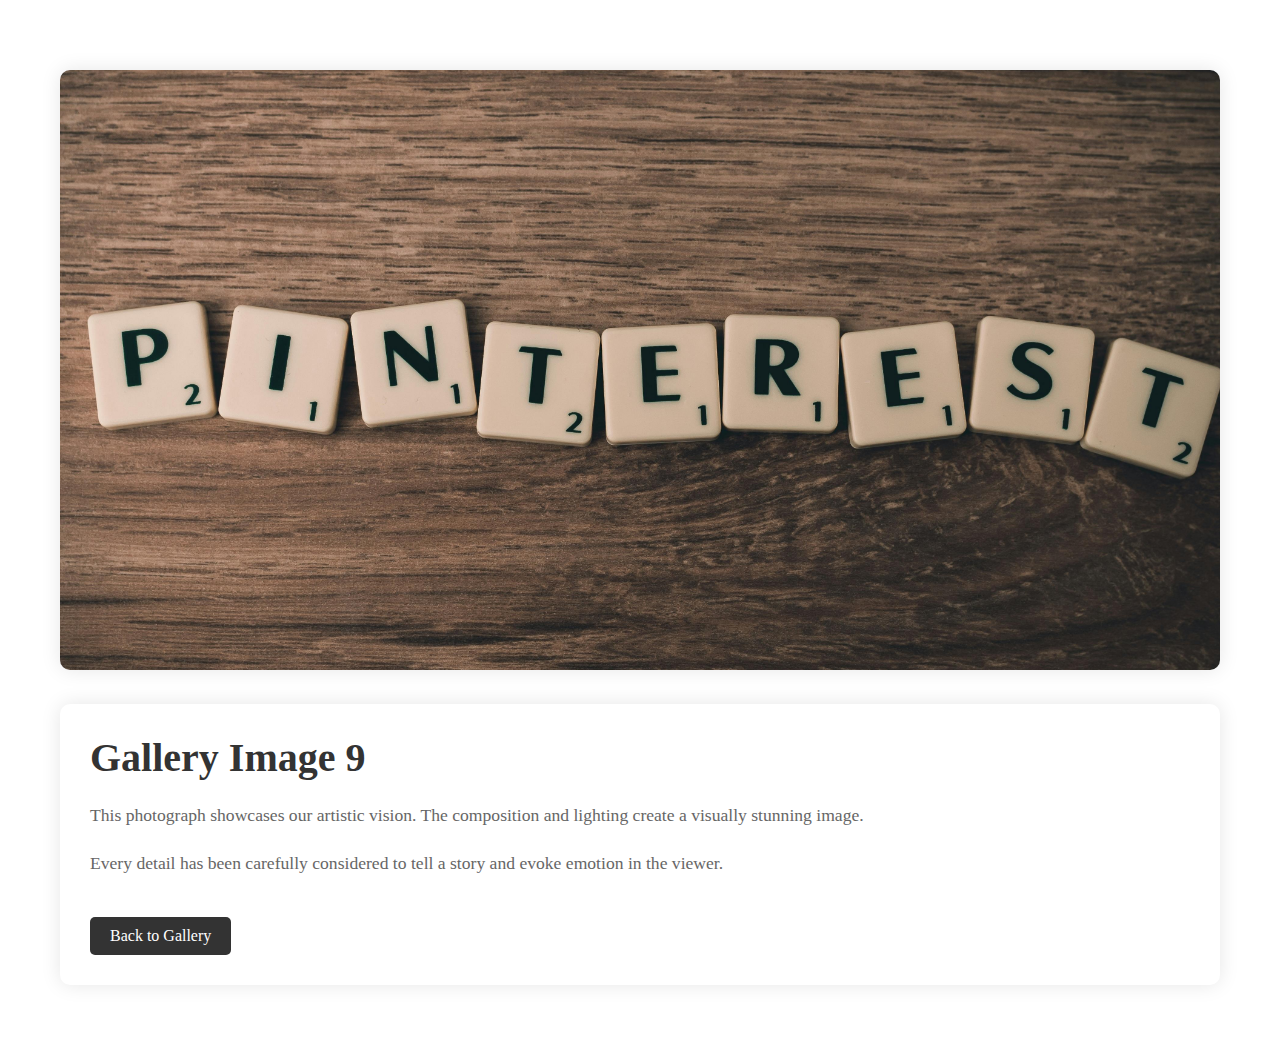
<file: gallery9.html>
<!DOCTYPE html>
<html lang="en">
<head>
    <meta charset="UTF-8">
    <meta name="viewport" content="width=device-width, initial-scale=1.0">
    <title>Gallery Image 9 - My Blog</title>
    <link rel="stylesheet" href="style.css">
    <style>
        .detail-container {
            width: 1200px;
            margin: 50px auto;
            padding: 20px;
        }
        
        .detail-image {
            width: 100%;
            height: 600px;
            object-fit: cover;
            border-radius: 10px;
            margin-bottom: 30px;
            box-shadow: 0 0 20px rgba(0, 0, 0, 0.1);
        }
        
        .detail-content {
            background: white;
            padding: 30px;
            border-radius: 10px;
            box-shadow: 0 0 20px rgba(0, 0, 0, 0.1);
        }
        
        .detail-content h1 {
            font-size: 2.5rem;
            color: #333;
            margin-bottom: 20px;
        }
        
        .detail-content p {
            font-size: 1.1rem;
            line-height: 1.6;
            color: #666;
            margin-bottom: 20px;
        }
        
        .back-button {
            display: inline-block;
            padding: 10px 20px;
            background: #333;
            color: white;
            text-decoration: none;
            border-radius: 5px;
            margin-top: 20px;
            transition: background 0.3s;
        }
        
        .back-button:hover {
            background: #555;
        }
    </style>
</head>
<body>
    <div class="detail-container">
        <img src="img/pexels-pixabay-267367.jpg" alt="Gallery Image 9" class="detail-image">
        <div class="detail-content">
            <h1>Gallery Image 9</h1>
            <p>This photograph showcases our artistic vision. The composition and lighting create a visually stunning image.</p>
            <p>Every detail has been carefully considered to tell a story and evoke emotion in the viewer.</p>
            <a href="index.html" class="back-button">Back to Gallery</a>
        </div>
    </div>
</body>
</html>
</file>
<file: style.css>
*{
    padding: 0;
    margin: 0;
    box-sizing: border-box;
}

.header {
    width: 100%;
    height: 100vh;
    position: relative;
    overflow: hidden;
}

.header img {
    width: 100%;
    height: 100%;
    object-fit: cover;
}

.header-text {
    position: absolute;
    top: 50%;
    left: 50%;
    transform: translate(-50%, -50%);
    color: white;
    font-size: 3rem;
    text-align: center;
    text-shadow: 2px 2px 4px rgba(0, 0, 0, 0.5);
}

.carousel-container {
    width: 1500px;
    height: 600px;
    margin: 2px auto 50px auto;
    position: relative;
    overflow: hidden;
    border-radius: 10px;
    box-shadow: 0 0 20px rgba(0, 0, 0, 0.3);
}

.carousel-container::after {
    content: '';
    position: absolute;
    top: 0;
    left: 0;
    width: 100%;
    height: 100%;
    background: rgba(0, 0, 0, 0.4);
    z-index: 5;
}

.title-container {
    position: absolute;
    top: 50%;
    left: 50%;
    transform: translate(-50%, -50%);
    text-align: center;
    z-index: 10;
}

.hello-text {
    color: white;
    font-size: 5rem;
    font-weight: bold;
    text-shadow: 2px 2px 4px rgba(0, 0, 0, 0.5);
    margin-bottom: 20px;
    letter-spacing: 3px;
}

.welcome-title {
    color: white;
    font-size: 4rem;
    text-align: center;
    text-shadow: 2px 2px 4px rgba(0, 0, 0, 0.5);
    font-weight: bold;
    letter-spacing: 2px;
}

.carousel {
    display: flex;
    width: 300%;
    height: 100%;
    transition: transform 0.5s ease-in-out;
}

.carousel-slide {
    width: 33.333%;
    height: 100%;
}

.carousel-slide img {
    width: 100%;
    height: 100%;
    object-fit: cover;
}

.carousel-button {
    position: absolute;
    top: 50%;
    transform: translateY(-50%);
    background: rgba(255, 255, 255, 0.1);
    border: none;
    width: 50px;
    height: 50px;
    border-radius: 50%;
    cursor: pointer;
    font-size: 24px;
    transition: background 0.3s;
    color: rgba(255, 255, 255, 0.8);
    z-index: 10;
}

.carousel-button:hover {
    background: rgba(255, 255, 255, 0.5);
    color: rgba(255, 255, 255, 1);
}

.prev {
    left: 20px;
}

.next {
    right: 20px;
}

/* Content Styles */
.content {
    width: 1200px;
    margin: 0 auto;
    padding: 50px 20px;
}

.content h1 {
    text-align: center;
    font-size: 2.5rem;
    margin-bottom: 40px;
    color: #333;
}

.content-wrapper {
    display: flex;
    gap: 40px;
    align-items: center;
}

.content-text {
    flex: 1;
}

.content-text h2 {
    font-size: 1.8rem;
    margin-bottom: 20px;
    color: #444;
}

.content-text p {
    font-size: 1.1rem;
    line-height: 1.6;
    color: #666;
}

.content-image {
    flex: 1;
}

.content-image img {
    width: 100%;
    height: 400px;
    object-fit: cover;
    border-radius: 10px;
    box-shadow: 0 0 20px rgba(0, 0, 0, 0.1);
}

/* Gallery Section Styles */
.gallery-section {
    width: 1200px;
    margin: 100px auto;
    padding: 0 20px;
}

.section-title {
    text-align: center;
    font-size: 2.5rem;
    color: #333;
    margin-bottom: 50px;
}

.gallery-container {
    display: grid;
    grid-template-columns: repeat(4, 1fr);
    gap: 30px;
}

.gallery-item {
    position: relative;
    overflow: hidden;
    border-radius: 10px;
    box-shadow: 0 0 20px rgba(0, 0, 0, 0.1);
    transition: transform 0.3s ease;
}

.gallery-item:hover {
    transform: scale(1.05);
}

.gallery-item img {
    width: 100%;
    height: 250px;
    object-fit: cover;
    display: block;
}

.gallery-item .overlay {
    position: absolute;
    top: 0;
    left: 0;
    width: 100%;
    height: 100%;
    background: rgba(0, 0, 0, 0.5);
    display: flex;
    justify-content: center;
    align-items: center;
    opacity: 0;
    transition: opacity 0.3s ease;
}

.gallery-item:hover .overlay {
    opacity: 1;
}

.gallery-item .item-title {
    color: white;
    font-size: 1.5rem;
    font-weight: bold;
    text-align: center;
    padding: 10px;
    text-shadow: 2px 2px 4px rgba(0, 0, 0, 0.5);
}

/* Features Section Styles */
.features-section {
    width: 1200px;
    margin: 100px auto;
    padding: 0 20px;
}

.features-container {
    display: grid;
    grid-template-columns: repeat(4, 1fr);
    gap: 30px;
}

.feature-item {
    text-align: center;
    padding: 30px;
    background: #fff;
    border-radius: 10px;
    box-shadow: 0 0 20px rgba(0, 0, 0, 0.1);
    transition: transform 0.3s ease;
}

.feature-item:hover {
    transform: translateY(-10px);
}

.feature-icon {
    font-size: 3rem;
    margin-bottom: 20px;
}

.feature-item h3 {
    font-size: 1.5rem;
    color: #333;
    margin-bottom: 15px;
}

.feature-item p {
    font-size: 1rem;
    color: #666;
    line-height: 1.5;
}

/* Footer Styles */
.footer {
    background-color: #333;
    color: #fff;
    padding: 50px 0 20px;
    margin-top: 100px;
}

.footer-content {
    display: grid;
    grid-template-columns: repeat(3, 1fr);
    gap: 30px;
    max-width: 1200px;
    margin: 0 auto;
    padding: 0 20px;
    text-align: center;
}

.footer-logo h3 {
    font-size: 1.8rem;
    margin-bottom: 10px;
    text-align: center;
}

.footer-logo p {
    color: #ccc;
    text-align: center;
}

.footer-links h4, .footer-contact h4 {
    font-size: 1.2rem;
    margin-bottom: 15px;
    color: #fff;
    text-align: center;
}

.footer-links ul {
    list-style: none;
    text-align: center;
}

.footer-links ul li {
    margin-bottom: 8px;
    text-align: center;
}

.footer-links ul li a {
    color: #ccc;
    text-decoration: none;
    transition: color 0.3s;
    text-align: center;
}

.footer-links ul li a:hover {
    color: #fff;
}

.footer-contact p {
    color: #ccc;
    margin-bottom: 8px;
    text-align: center;
}

.footer-bottom {
    text-align: center;
    margin-top: 40px;
    padding-top: 20px;
    border-top: 1px solid #555;
}

.footer-bottom p {
    color: #ccc;
    margin-bottom: 5px;
    font-size: 0.9rem;
}

/* Responsive Footer */
@media (max-width: 768px) {
    .footer-content {
        grid-template-columns: repeat(2, 1fr);
    }
}

@media (max-width: 480px) {
    .footer-content {
        grid-template-columns: 1fr;
    }
}

/* Navbar Styles */
.navbar {
    position: fixed;
    top: 0;
    left: 0;
    width: 100%;
    z-index: 9999;
    background-color: transparent;
}

.nav-container {
    position: absolute;
    top: 20px;
    left: 0;
    width: 100%;
    z-index: 10;
    display: flex;
    justify-content: space-between;
    align-items: center;
    max-width: 1200px;
    margin: 0 auto;
    padding: 15px 20px;
    transition: all 0.3s ease;
}

.nav-container.fixed {
    position: fixed;
    top: 20px;
    left: 50%;
    transform: translateX(-50%);
    background-color: rgba(0, 0, 0, 0.1);
    backdrop-filter: blur(5px);
    -webkit-backdrop-filter: blur(5px);
    border-radius: 10px;
    box-shadow: 0 5px 25px rgba(0, 0, 0, 0.2),
                0 0 20px rgba(255, 255, 255, 0.1),
                inset 0 0 15px rgba(255, 255, 255, 0.1);
}

.nav-container.fixed .logo a,
.nav-container.fixed .nav-links a {
    text-shadow: 1px 1px 0 #000,
                -1px -1px 0 #000,
                1px -1px 0 #000,
                -1px 1px 0 #000,
                0 0 15px rgba(255, 255, 255, 0.8),
                0 0 30px rgba(255, 255, 255, 0.4);
}

.nav-container.fixed .logo a:hover,
.nav-container.fixed .nav-links a:hover {
    color: #ffd700;
    text-shadow: 1px 1px 0 #000,
                -1px -1px 0 #000,
                1px -1px 0 #000,
                -1px 1px 0 #000,
                0 0 20px rgba(255, 215, 0, 1),
                0 0 40px rgba(255, 215, 0, 0.6);
}

.logo {
    flex: 0 0 auto;
}

.logo a {
    color: white;
    font-size: 1.5rem;
    font-weight: bold;
    text-decoration: none;
    transition: all 0.3s;
    text-shadow: 1px 1px 0 #000,
                -1px -1px 0 #000,
                1px -1px 0 #000,
                -1px 1px 0 #000,
                0 0 10px rgba(255, 255, 255, 0.5);
}

.logo a:hover {
    color: #ffd700;
    text-shadow: 1px 1px 0 #000,
                -1px -1px 0 #000,
                1px -1px 0 #000,
                -1px 1px 0 #000,
                0 0 15px rgba(255, 215, 0, 0.8),
                0 0 30px rgba(255, 215, 0, 0.4);
}

.nav-links {
    display: flex;
    list-style: none;
    margin: 0;
    padding-left: 0vh;
    position: absolute;
    left: 50%;
    transform: translateX(-50%);
}

.nav-links li {
    margin: 0 30px;
}

.nav-links a {
    color: white;
    text-decoration: none;
    font-size: 1rem;
    font-weight: 500;
    transition: all 0.3s;
    text-shadow: 1px 1px 0 #000,
                -1px -1px 0 #000,
                1px -1px 0 #000,
                -1px 1px 0 #000,
                0 0 10px rgba(255, 255, 255, 0.5);
}

.nav-links a:hover {
    color: #ffd700;
    text-shadow: 1px 1px 0 #000,
                -1px -1px 0 #000,
                1px -1px 0 #000,
                -1px 1px 0 #000,
                0 0 15px rgba(255, 215, 0, 0.8),
                0 0 30px rgba(255, 215, 0, 0.4);
}

.theme-toggle {
    position: absolute;
    right: 20px;
    z-index: 11;
}

.theme-toggle button {
    background: none;
    border: none;
    font-size: 1.5rem;
    cursor: pointer;
    padding: 5px;
    transition: all 0.3s;
    text-shadow: 1px 1px 0 #000,
                -1px -1px 0 #000,
                1px -1px 0 #000,
                -1px 1px 0 #000;
}

.theme-toggle button:hover {
    transform: scale(1.1);
}

/* Dark theme styles */
body.dark-theme {
    background-color: #1a1a1a;
    color: #fff;
}

body.dark-theme .content,
body.dark-theme .gallery-section,
body.dark-theme .features-section {
    background-color: #2a2a2a;
}

body.dark-theme .feature-item {
    background-color: #333;
    box-shadow: 0 0 20px rgba(0, 0, 0, 0.3);
}

body.dark-theme .feature-item h3,
body.dark-theme .feature-item p {
    color: #fff;
}

/* Áp dụng font màu sáng cho toàn bộ text khi ở dark theme */
body.dark-theme {
    color: #f0f0f0;
}

body.dark-theme h1,
body.dark-theme h2,
body.dark-theme h3,
body.dark-theme h4,
body.dark-theme h5,
body.dark-theme h6,
body.dark-theme p,
body.dark-theme a,
body.dark-theme li,
body.dark-theme span,
body.dark-theme .section-title,
body.dark-theme .content-text h2,
body.dark-theme .content-text p,
body.dark-theme .feature-item h3,
body.dark-theme .feature-item p,
body.dark-theme .footer-logo p,
body.dark-theme .footer-links a,
body.dark-theme .footer-contact p,
body.dark-theme .footer-bottom p {
    color: #f0f0f0 !important;
}
body.dark-theme .footer-links a:hover {
    color: #ffffff;
}
body.dark-theme .gallery-item {
    background-color: #333;
}

body.dark-theme .nav-container.fixed {
    background-color: rgba(255, 255, 255, 0.1);
    backdrop-filter: blur(5px);
}
</file>
